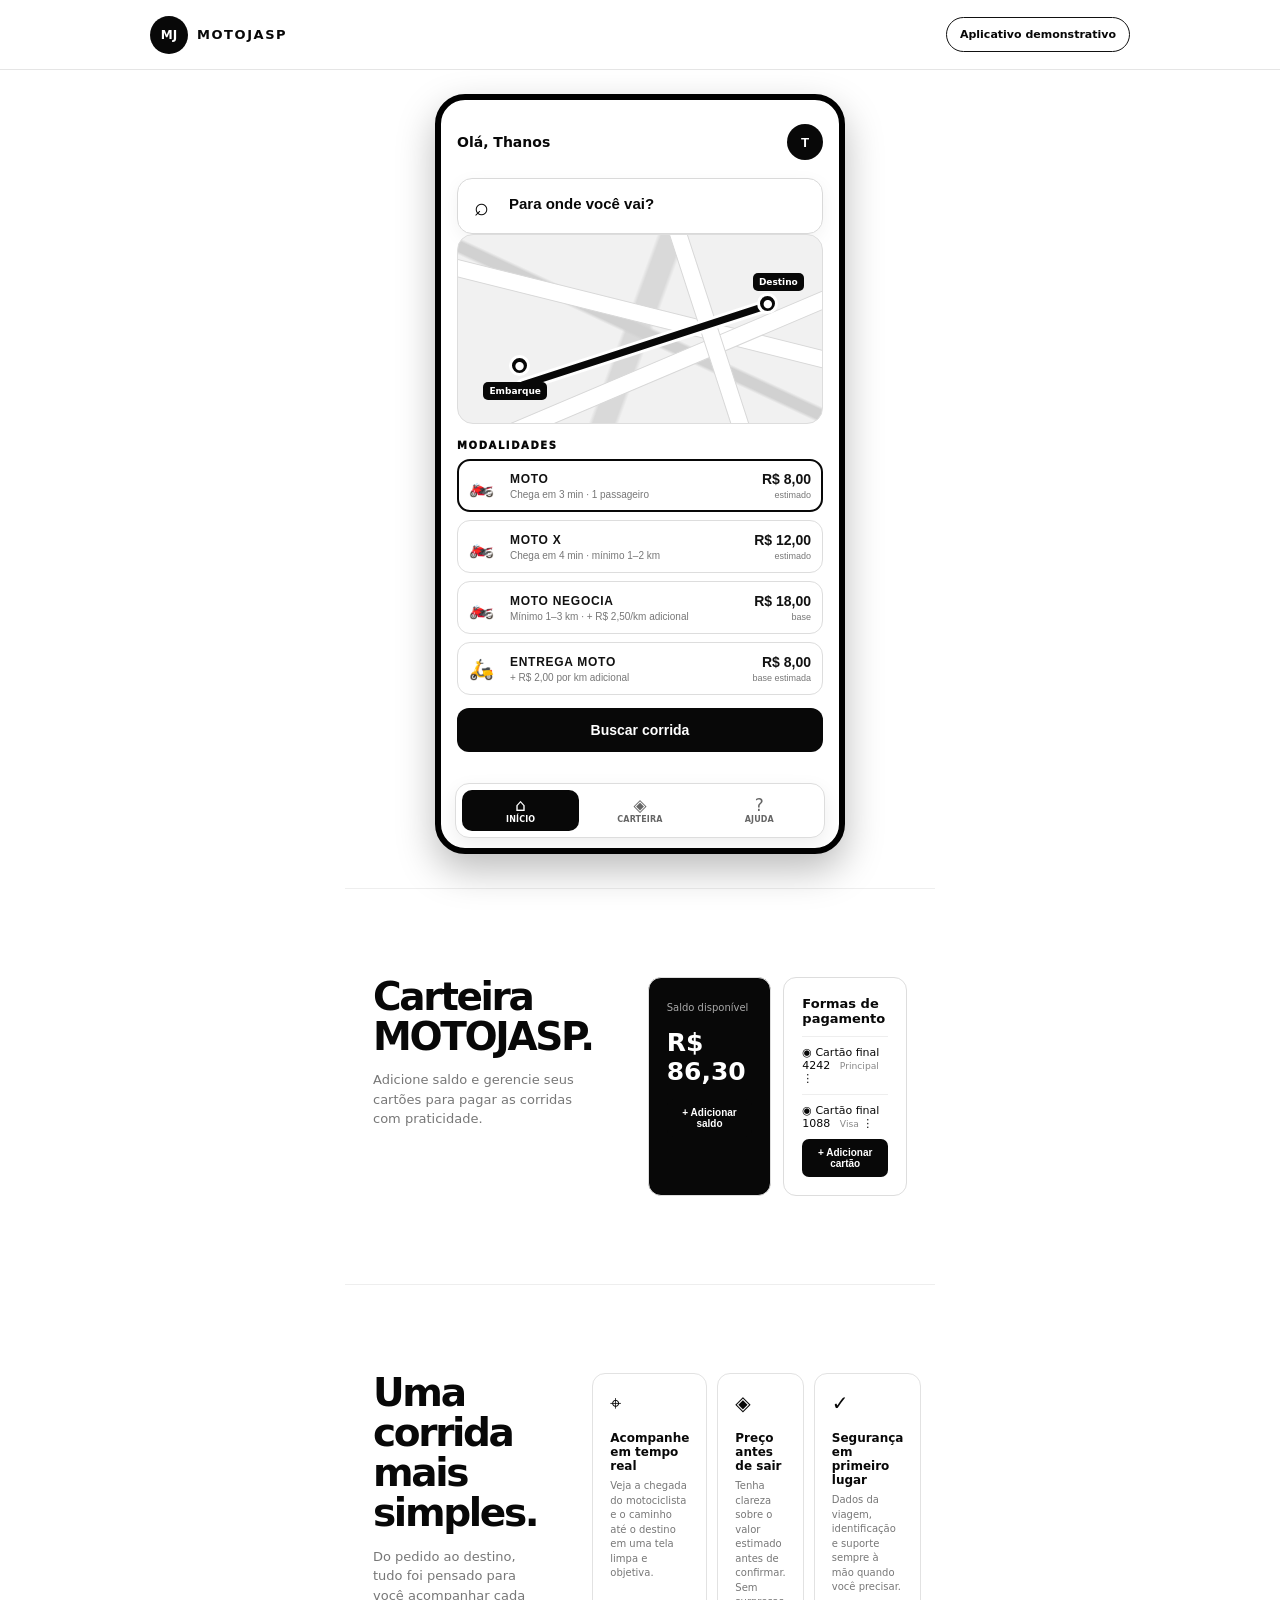
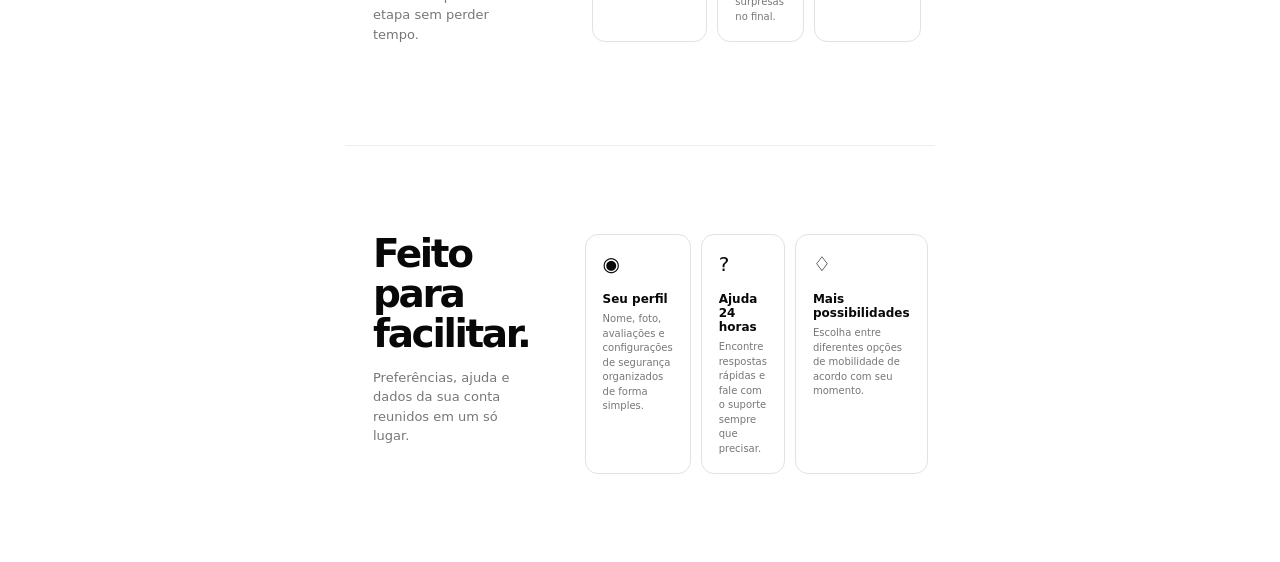
<file: index.html>
<!doctype html>
<html lang="pt-BR">
<head>
<meta charset="utf-8"><meta name="viewport" content="width=device-width,initial-scale=1,viewport-fit=cover"><meta name="theme-color" content="#fff"><link rel="manifest" href="manifest.webmanifest"><link rel="icon" href="icon-192.png"><link rel="stylesheet" href="styles.css"><title>MOTOJASP — mobilidade urbana</title>
</head>
<body>
<header class="site-header"><a class="brand" href="#inicio"><b>MJ</b><strong>MOTOJASP</strong></a><a class="demo-link" href="#buscar">Aplicativo demonstrativo</a></header>
<main id="inicio" class="phone-app">
<section class="home-screen" id="buscar"><div class="hello"><span>Olá, Thanos</span><button class="avatar" id="profileBtn">T</button></div>
<button class="search-trigger" id="searchTrigger"><span>⌕</span><strong>Para onde você vai?</strong></button>
<div id="searchBox" class="search-box hidden"><div class="search-title"><span>Para onde você vai?</span><button id="searchGps" aria-label="GPS">⌖</button></div><label>EMBARQUE:<input id="origin" list="originSuggestions" autocomplete="off" placeholder="Digite o endereço de embarque"></label><label>DESTINO:<input id="destination" list="destinationSuggestions" autocomplete="off" placeholder="Digite o endereço de destino"></label></div><datalist id="originSuggestions"></datalist><datalist id="destinationSuggestions"></datalist><div id="demoMap" class="demo-map" aria-label="Mapa demonstrativo interativo com rota" tabindex="0"><div class="map-road road-a"></div><div class="map-road road-b"></div><div class="map-road road-c"></div><div class="map-route"></div><span class="map-pin pin-origin">●</span><span class="map-pin pin-destination">●</span><span class="map-label label-origin">Embarque</span><span class="map-label label-destination">Destino</span></div>

<div id="rideChooser"><div class="section-label">MODALIDADES</div><div class="ride-options">
<button class="ride-option active" data-type="moto"><span class="ride-icon">🏍️</span><span><b>MOTO</b><small>Chega em 3 min · 1 passageiro</small></span><strong>R$ 8,00<small>estimado</small></strong></button>
<button class="ride-option" data-type="motoX"><span class="ride-icon">🏍️</span><span><b>MOTO X</b><small>Chega em 4 min · mínimo 1–2 km</small></span><strong>R$ 12,00<small>estimado</small></strong></button>
<button class="ride-option" data-type="negotiate"><span class="ride-icon">🏍️</span><span><b>MOTO NEGOCIA</b><small>Mínimo 1–3 km · + R$ 2,50/km adicional</small></span><strong>R$ 18,00<small>base</small></strong></button>
<button class="ride-option" data-type="delivery"><span class="ride-icon">🛵</span><span><b>ENTREGA MOTO</b><small>+ R$ 2,00 por km adicional</small></span><strong>R$ 8,00<small>base estimada</small></strong></button></div><button id="requestRide" class="request-btn">Buscar corrida</button></div>
<div id="activeRide" class="hidden"></div><div id="appPanel" class="hidden"></div><nav class="bottom-nav"><a class="active" href="#inicio">⌂<small>INÍCIO</small></a><a href="#carteira">◈<small>CARTEIRA</small></a><a href="#perfil">?<small>AJUDA</small></a></nav></section>
<section id="carteira" class="site-section wallet-section"><div><h2>Carteira<br>MOTOJASP.</h2><p>Adicione saldo e gerencie seus cartões para pagar as corridas com praticidade.</p></div><div class="wallet-grid"><div class="wallet-balance"><small>Saldo disponível</small><strong>R$ 86,30</strong><button>+ Adicionar saldo</button></div><div class="wallet-cards"><h3>Formas de pagamento</h3><p>◉ Cartão final 4242 <small>Principal</small> ⋮</p><p>◉ Cartão final 1088 <small>Visa</small> ⋮</p><button>+ Adicionar cartão</button></div></div></section><section class="site-section info-section"><div><h2>Uma corrida<br>mais simples.</h2><p>Do pedido ao destino, tudo foi pensado para você acompanhar cada etapa sem perder tempo.</p></div><div class="info-grid"><article>⌖<h3>Acompanhe em tempo real</h3><p>Veja a chegada do motociclista e o caminho até o destino em uma tela limpa e objetiva.</p></article><article>◈<h3>Preço antes de sair</h3><p>Tenha clareza sobre o valor estimado antes de confirmar. Sem surpresas no final.</p></article><article>✓<h3>Segurança em primeiro lugar</h3><p>Dados da viagem, identificação e suporte sempre à mão quando você precisar.</p></article></div></section><section id="perfil" class="site-section info-section"><div><h2>Feito para<br>facilitar.</h2><p>Preferências, ajuda e dados da sua conta reunidos em um só lugar.</p></div><div class="info-grid"><article>◉<h3>Seu perfil</h3><p>Nome, foto, avaliações e configurações de segurança organizados de forma simples.</p></article><article>?<h3>Ajuda 24 horas</h3><p>Encontre respostas rápidas e fale com o suporte sempre que precisar.</p></article><article>♢<h3>Mais possibilidades</h3><p>Escolha entre diferentes opções de mobilidade de acordo com seu momento.</p></article></div></section></main><div id="toast" class="toast"></div><script src="app.js"></script></body></html>
</file>
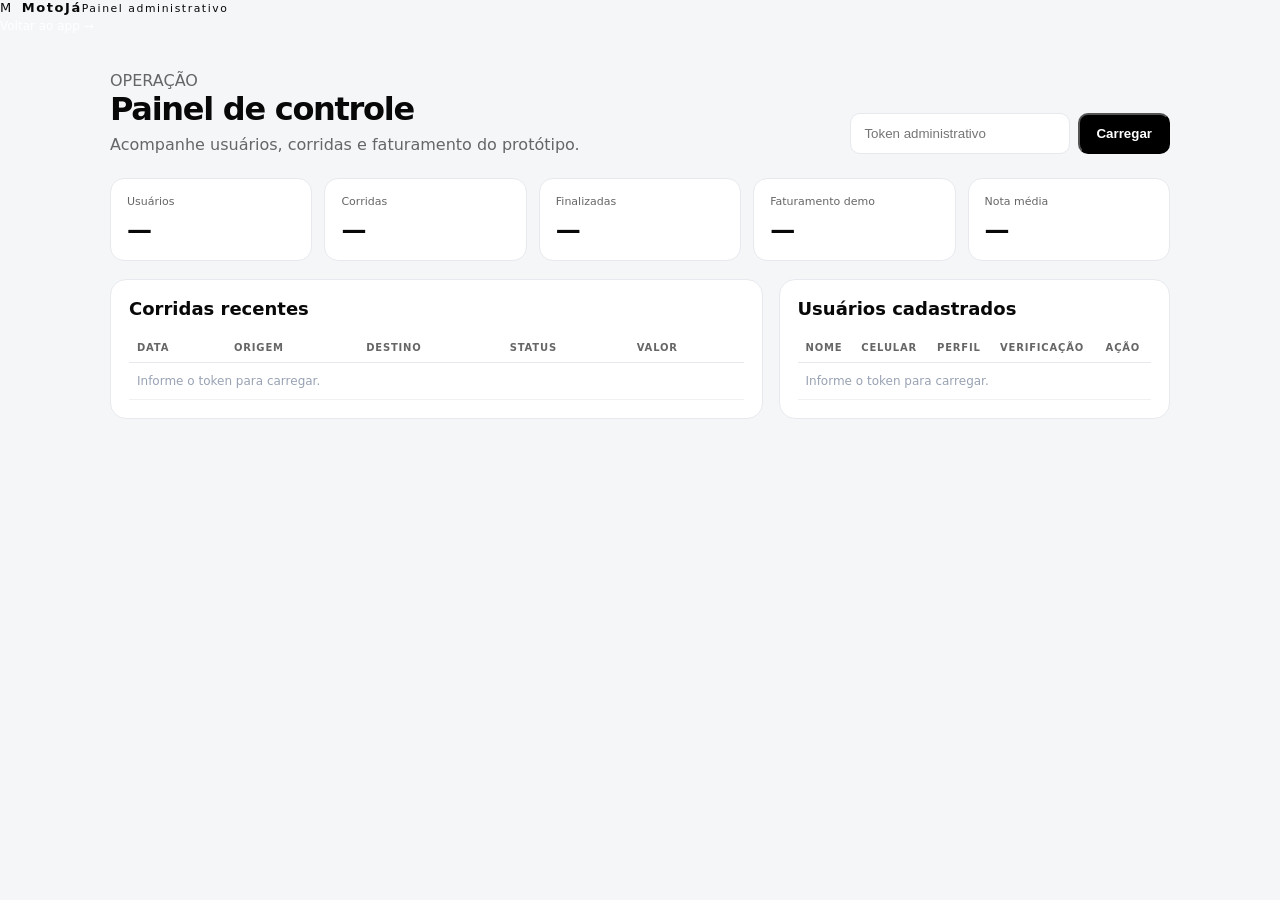
<file: admin.html>
<!doctype html>
<html lang="pt-BR">
<head><meta charset="utf-8"><meta name="viewport" content="width=device-width,initial-scale=1"><meta name="theme-color" content="#000000"><title>MotoJá • Painel</title><link rel="stylesheet" href="styles.css"><style>
body{background:#f4f6f8}.admin-shell{max-width:1100px;margin:0 auto;padding:30px 20px 60px}.admin-head{display:flex;justify-content:space-between;align-items:end;gap:16px;margin-bottom:24px}.admin-head h1{margin:0;font-size:32px;letter-spacing:-.04em}.admin-head p{color:#666666;margin:7px 0 0}.admin-login{display:flex;gap:8px}.admin-login input{width:220px;border:1px solid #e7e9ee;border-radius:10px;padding:11px 13px}.admin-login button{background:#000000;color:white;border-radius:10px;padding:11px 16px;font-weight:800}.stats{display:grid;grid-template-columns:repeat(5,1fr);gap:12px;margin-bottom:18px}.stat{background:white;border:1px solid #e7e9ee;border-radius:14px;padding:16px}.stat small{color:#666666;display:block;font-size:11px}.stat strong{font-size:25px;display:block;margin-top:7px}.admin-grid{display:grid;grid-template-columns:1.25fr .75fr;gap:16px}.admin-card{background:white;border:1px solid #e7e9ee;border-radius:16px;padding:18px}.admin-card h2{font-size:18px;margin:0 0 14px}.table-wrap{overflow:auto}.admin-table{width:100%;border-collapse:collapse;font-size:12px}.admin-table th{text-align:left;color:#666666;font-size:10px;letter-spacing:.08em;text-transform:uppercase;padding:9px 8px;border-bottom:1px solid #e7e9ee}.admin-table td{padding:11px 8px;border-bottom:1px solid #f0f1f3;white-space:nowrap}.status{padding:4px 8px;border-radius:99px;background:#eef2f6}.status.accepted{background:#eeeeee;color:#111111}.status.approved{background:#eeeeee;color:#111111}.status.pending{background:#eeeeee;color:#000000}.status.rejected{background:#eeeeee;color:#000000}.status.finished{background:#e8eefc;color:#000000}.status.searching{background:#eeeeee;color:#000000}.error{color:#000000;font-size:13px;margin:12px 0}.muted{color:#98a2b3;font-size:12px}.verify-btn{border:0;border-radius:7px;padding:6px 8px;font-size:10px;font-weight:800;margin:2px}.view-docs{background:#eef2f6;color:#344054}.documents-panel{margin-top:16px}.doc-row{display:flex;justify-content:space-between;align-items:center;border-bottom:1px solid #f0f1f3;padding:10px 0;font-size:12px}.doc-open{background:#000000;color:#fff;border:0;border-radius:7px;padding:7px 10px;font-size:11px;font-weight:800}.approve{background:#eeeeee;color:#111111}.reject{background:#eeeeee;color:#000000}@media(max-width:800px){.stats{grid-template-columns:repeat(2,1fr)}.admin-grid{grid-template-columns:1fr}.admin-head{display:block}.admin-login{margin-top:18px}.admin-login input{flex:1}}
</style></head>
<body><header class="topbar"><div class="brand"><span class="brand-mark">M</span><div><strong>MotoJá</strong><small>Painel administrativo</small></div></div><a href="index.html" style="color:#fff;text-decoration:none;font-size:12px">Voltar ao app →</a></header>
<main class="admin-shell"><div class="admin-head"><div><p class="eyebrow">OPERAÇÃO</p><h1>Painel de controle</h1><p>Acompanhe usuários, corridas e faturamento do protótipo.</p></div><div class="admin-login"><input id="adminToken" type="password" placeholder="Token administrativo"><button id="loadBtn">Carregar</button></div></div><p id="error" class="error"></p><section class="stats"><div class="stat"><small>Usuários</small><strong id="statProfiles">—</strong></div><div class="stat"><small>Corridas</small><strong id="statRides">—</strong></div><div class="stat"><small>Finalizadas</small><strong id="statFinished">—</strong></div><div class="stat"><small>Faturamento demo</small><strong id="statRevenue">—</strong></div><div class="stat"><small>Nota média</small><strong id="statRating">—</strong></div></section><div class="admin-grid"><section class="admin-card"><h2>Corridas recentes</h2><div class="table-wrap"><table class="admin-table"><thead><tr><th>Data</th><th>Origem</th><th>Destino</th><th>Status</th><th>Valor</th></tr></thead><tbody id="ridesBody"><tr><td colspan="5" class="muted">Informe o token para carregar.</td></tr></tbody></table></div></section><section class="admin-card"><h2>Usuários cadastrados</h2><div class="table-wrap"><table class="admin-table"><thead><tr><th>Nome</th><th>Celular</th><th>Perfil</th><th>Verificação</th><th>Ação</th></tr></thead><tbody id="profilesBody"><tr><td colspan="5" class="muted">Informe o token para carregar.</td></tr></tbody></table></div></section></div><section id="documentsPanel" class="admin-card documents-panel" hidden><h2>Documentos do motociclista</h2><p id="documentsOwner" class="muted"></p><div id="documentsList"></div></section></main><script src="admin.js"></script></body></html>
</file>
<file: styles.css>
*{box-sizing:border-box}html{scroll-behavior:smooth}body{margin:0;background:#fff;color:#080808;font-family:Inter,ui-sans-serif,system-ui,-apple-system,"Segoe UI",sans-serif}.site-header{height:70px;border-bottom:1px solid #e5e5e5;display:flex;align-items:center;justify-content:space-between;padding:0 max(18px,calc((100% - 980px)/2));position:sticky;top:0;background:#fff;z-index:10}.brand{display:flex;align-items:center;gap:9px;color:#080808;text-decoration:none;letter-spacing:.12em;font-size:13px}.brand b{display:grid;place-items:center;width:38px;height:38px;border-radius:50%;background:#080808;color:#fff;font-size:12px;letter-spacing:0}.demo-link{color:#080808;text-decoration:none;font-size:11px;font-weight:850;border:1px solid #111;border-radius:999px;padding:10px 13px}.phone-app{max-width:590px;margin:0 auto}.home-screen{min-height:720px;padding:24px 16px 86px;position:relative}.hello{display:flex;align-items:center;justify-content:space-between;margin:0 0 18px;font-size:14px;font-weight:850}.avatar{width:36px;height:36px;border:0;border-radius:50%;background:#080808;color:#fff;font-weight:900}.search-trigger{width:100%;display:grid;grid-template-columns:28px 1fr;text-align:left;gap:0 7px;padding:16px;border:1px solid #d9d9d9;border-radius:15px;background:#fff;color:#080808;box-shadow:0 5px 18px #0000000d;cursor:pointer}.search-trigger span{grid-row:span 2;font-size:25px;line-height:22px}.search-trigger strong{font-size:15px}.search-trigger small{font-size:10px;color:#777;line-height:1.5;margin-top:6px}.quick-destinations{display:flex;gap:7px;margin:12px 0 17px}.quick-destinations button,.outline,.add-card{border:1px solid #cfcfcf;background:#fff;color:#111;border-radius:999px;padding:8px 12px;font-size:11px;font-weight:750;cursor:pointer}.search-box{border:1px solid #ddd;border-radius:15px;padding:12px;margin-bottom:15px;background:#fafafa}.search-box label{display:block;font-size:11px;font-weight:900;letter-spacing:.06em;margin:7px 0}.search-box input{display:block;width:100%;margin-top:5px;border:1px solid #bbb;background:#fff;border-radius:9px;padding:12px;color:#111;font-size:13px}.hidden{display:none!important}.section-label{font-size:10px;letter-spacing:.16em;font-weight:950;margin:14px 0 8px}.ride-options{display:grid;gap:8px}.ride-option{width:100%;display:grid;grid-template-columns:32px 1fr auto;align-items:center;gap:9px;text-align:left;padding:11px;border:1px solid #ddd;border-radius:13px;background:#fff;color:#111;cursor:pointer}.ride-option.active{border:2px solid #080808;padding:10px}.ride-icon{font-size:20px}.ride-option b,.ride-option small{display:block}.ride-option b{font-size:12px;letter-spacing:.06em}.ride-option small{font-size:10px;color:#777;margin-top:3px}.ride-option>strong{text-align:right;font-size:14px}.ride-option>strong small{font-weight:500;font-size:9px}.request-btn{width:100%;margin-top:13px;border:0;border-radius:12px;padding:14px;background:#080808;color:#fff;font-weight:900;font-size:14px;cursor:pointer}.request-btn:active,.ride-option:active{transform:scale(.98)}.active-card{border:1px solid #ddd;border-radius:15px;padding:14px;margin-top:15px}.active-card header{display:flex;justify-content:space-between;font-size:12px;font-weight:900}.cancel{border:0;background:#080808;color:#fff;border-radius:9px;padding:8px 10px;font-size:10px;font-weight:900}.route-map{height:155px;margin:12px 0;border-radius:12px;background:linear-gradient(145deg,#f3f3f3,#d9d9d9);position:relative;overflow:hidden}.route-map:after{content:"";position:absolute;left:19%;top:67%;width:68%;height:7px;background:#111;transform:rotate(-24deg);border-radius:99px;box-shadow:0 0 0 3px #fff}.driver-card{display:flex;align-items:center;gap:9px;border-top:1px solid #eee;padding-top:11px;font-size:12px}.driver-card .driver-avatar{font-size:23px}.section{padding:54px 16px;border-top:1px solid #eee}.section h2{font-size:32px;line-height:1.02;letter-spacing:-.05em;margin:0 0 10px}.section h2 span{display:block}.section>p{color:#666;font-size:13px;line-height:1.55}.balance{border:1px solid #ddd;border-radius:14px;padding:16px;margin:18px 0}.balance small{display:block;color:#777;font-size:11px}.balance strong{display:block;font-size:29px;margin:5px 0 10px}.balance button,.add-card{border:0;background:#080808;color:#fff;border-radius:8px;padding:10px 12px;font-size:11px;font-weight:850}.section h3{font-size:14px}.payment-row{display:flex;align-items:center;gap:8px;border-top:1px solid #eee;padding:14px 0;font-size:13px}.payment-row small{color:#777;margin-left:auto}.payment-row b{font-size:18px}.feature-grid{display:grid;grid-template-columns:repeat(3,1fr);gap:9px;margin-top:22px}.feature-grid article{border:1px solid #e2e2e2;border-radius:13px;padding:13px;font-size:23px}.feature-grid h3{font-size:13px;line-height:1.1;margin:14px 0 5px}.feature-grid p{font-size:11px;color:#666;line-height:1.4;margin:0}.bottom-nav{position:absolute;bottom:15px;left:16px;right:16px;display:grid;grid-template-columns:repeat(3,1fr);gap:5px;padding:7px;border:1px solid #ddd;border-radius:15px;background:#fff;box-shadow:0 7px 20px #00000012}.bottom-nav a{display:grid;place-items:center;text-decoration:none;color:#666;font-size:18px;padding:7px;border-radius:10px}.bottom-nav a small{font-size:9px;font-weight:900;letter-spacing:.05em}.bottom-nav a.active{background:#080808;color:#fff}.toast{position:fixed;bottom:25px;left:50%;transform:translateX(-50%);background:#080808;color:#fff;border-radius:9px;padding:11px 15px;font-size:12px;opacity:0;pointer-events:none;transition:.2s;z-index:30}.toast.show{opacity:1}@media(max-width:560px){.site-header{height:60px;padding:0 12px}.brand b{width:34px;height:34px}.demo-link{padding:8px 10px}.home-screen{padding:18px 12px 86px}.section{padding:45px 12px}.section h2{font-size:29px}.feature-grid{grid-template-columns:1fr}.feature-grid article{display:grid;grid-template-columns:30px 1fr;gap:0 8px}.feature-grid h3,.feature-grid p{grid-column:2}.feature-grid h3{margin:0 0 5px}}
/* Apenas o aplicativo demonstrativo: mapa integrado à tela inicial. */
.demo-map{height:190px;margin:0 0 16px;border:1px solid #ddd;border-radius:16px;background:#f1f1f1;position:relative;overflow:hidden;background-image:linear-gradient(25deg,transparent 47%,#d1d1d1 48%,#d1d1d1 51%,transparent 52%),linear-gradient(110deg,transparent 46%,#d9d9d9 47%,#d9d9d9 52%,transparent 53%)}.map-road{position:absolute;background:#fff;border:1px solid #d8d8d8;height:18px;transform-origin:center;border-radius:5px}.road-a{width:125%;left:-12%;top:37%;transform:rotate(14deg)}.road-b{width:120%;left:-5%;top:67%;transform:rotate(-23deg)}.road-c{width:90%;left:20%;top:22%;transform:rotate(72deg)}.map-route{position:absolute;width:72%;height:7px;left:15%;top:57%;background:#080808;border-radius:99px;transform:rotate(-18deg);box-shadow:0 0 0 3px #fff}.map-pin{position:absolute;display:grid;place-items:center;width:21px;height:21px;border:3px solid #fff;border-radius:50%;background:#080808;color:#fff;font-size:11px;z-index:2}.pin-origin{left:14%;top:64%}.pin-destination{right:12%;top:31%}.map-label{position:absolute;background:#080808;color:#fff;border-radius:5px;padding:4px 6px;font-size:9px;font-weight:800;z-index:3}.label-origin{left:7%;top:78%}.label-destination{right:5%;top:20%}
.phone-app>.section{display:none!important}
/* Moldura preta simulando um celular ao redor do aplicativo demonstrativo. */
.phone-app{border:12px solid #000!important;border-radius:38px!important;overflow:hidden!important;background:#fff!important;box-shadow:0 18px 45px #0005!important;margin:26px auto!important}
.phone-app:before{content:"";display:block;position:absolute;left:50%;top:8px;transform:translateX(-50%);width:92px;height:5px;border-radius:99px;background:#000;z-index:3}
@media(max-width:560px){.phone-app{border-width:8px!important;border-radius:28px!important;margin:12px 8px!important}.phone-app:before{top:5px;width:70px;height:4px}}
.active-card{position:relative}.cancel-top{width:100%;text-align:left;border:0;border-bottom:1px solid #eee;background:#fff;color:#080808;padding:0 0 12px;font-size:11px;font-weight:900;cursor:pointer}.current-ride{display:flex;align-items:center;gap:9px;padding:13px 0 7px}.current-ride b,.current-ride small,.offer-copy b,.offer-copy small{display:block}.current-ride b{font-size:11px}.current-ride small,.offer-copy small{font-size:10px;color:#777;margin-top:4px}.offer-copy{padding:10px 0;border-top:1px solid #eee}.offer-copy b{font-size:12px}.offer-row{display:grid;grid-template-columns:25px 1fr auto;align-items:center;gap:7px;padding:11px 0;border-top:1px solid #eee}.offer-row>b{font-size:11px}.offer-row>button{border:0;background:#080808;color:#fff;border-radius:6px;padding:7px 8px;font-size:9px;font-weight:900}.offer-price{grid-column:2/-1;display:flex;align-items:center;justify-content:space-between;border-top:1px solid #eee;padding-top:8px}.offer-price button{border:1px solid #ccc;background:#fff;border-radius:6px;padding:5px 8px;font-size:11px}.offer-price strong{font-size:17px}.vehicle{margin-left:auto;text-align:right;font-size:10px;font-weight:800}.vehicle small{color:#777;font-weight:500}.driver-card{align-items:center}.driver-card>span:nth-child(2){flex:1}
/* Seções externas iguais ao modelo de apresentação do demonstrativo. */
.site-section{max-width:980px;margin:0 auto;padding:88px 28px;border-top:1px solid #eee;display:grid;grid-template-columns:.9fr 1.6fr;gap:55px;align-items:start}.site-section h2{font-size:39px;line-height:1.03;letter-spacing:-.06em;margin:0}.site-section>div>p{font-size:13px;color:#777;line-height:1.5;max-width:270px}.wallet-grid{display:grid;grid-template-columns:1fr 1fr;gap:12px}.wallet-balance,.wallet-cards{border:1px solid #ddd;border-radius:13px;padding:18px;min-height:130px}.wallet-balance{background:#080808;color:#fff}.wallet-balance small{color:#aaa;font-size:10px}.wallet-balance strong{display:block;font-size:25px;margin:13px 0}.wallet-balance button,.wallet-cards>button{background:#080808;color:#fff;border:0;border-radius:7px;padding:8px 10px;font-size:10px;font-weight:800}.wallet-cards h3{font-size:13px;margin:0 0 10px}.wallet-cards p{font-size:11px;border-top:1px solid #eee;padding:9px 0;margin:0}.wallet-cards p small{color:#888;margin-left:6px}.info-grid{display:grid;grid-template-columns:repeat(3,1fr);gap:10px}.info-grid article{border:1px solid #e2e2e2;border-radius:13px;padding:17px;min-height:130px;font-size:20px}.info-grid h3{font-size:12px;margin:16px 0 6px}.info-grid p{font-size:10px;color:#777;line-height:1.45;margin:0}.site-section#carteira,.site-section#perfil{display:grid}.phone-app{margin-bottom:0!important}
@media(max-width:700px){.site-section{display:block;padding:58px 16px}.site-section h2{font-size:32px;margin-bottom:16px}.wallet-grid,.info-grid{grid-template-columns:1fr;margin-top:20px}.info-grid{display:grid}.info-grid article{min-height:110px}}
/* Moldura mais fina e encerramento do celular logo abaixo da navegação. */
.phone-app{border:0!important;border-radius:0!important;box-shadow:none!important;overflow:visible!important;margin:0 auto!important;background:transparent!important}
.phone-app>.home-screen{border:6px solid #000!important;border-radius:30px!important;box-shadow:0 16px 38px #0004!important;overflow:hidden!important;margin:24px auto 34px!important;max-width:590px!important;background:#fff!important}
.phone-app:before{display:none!important}
@media(max-width:560px){.phone-app>.home-screen{border-width:5px!important;border-radius:24px!important;margin:12px 8px 26px!important}}
/* Medidas do simulador e navegação fixa, sem deslocar o conteúdo. */
.phone-app>.home-screen{max-width:410px!important;min-height:760px!important}
.phone-app>.home-screen .bottom-nav{position:fixed!important;left:50%!important;right:auto!important;bottom:14px!important;transform:translateX(-50%)!important;width:min(382px,calc(100vw - 24px))!important;margin:0!important;z-index:50!important}
@media(max-width:560px){.phone-app>.home-screen{max-width:none!important;min-height:690px!important;margin-left:8px!important;margin-right:8px!important}.phone-app>.home-screen .bottom-nav{bottom:10px!important;width:calc(100vw - 28px)!important}}
/* Busca de corrida no mesmo cartão do demonstrativo. */
.search-box{position:relative;margin:10px 0 15px;padding:14px 14px 12px;border:1px solid #111;border-radius:15px;background:#fff;box-shadow:0 8px 20px #00000012}.search-box:before{content:"Para onde você vai?";display:block;font-size:13px;font-weight:900;margin-bottom:10px}.search-box label{display:grid;grid-template-columns:82px 1fr;align-items:center;gap:7px;margin:8px 0;color:#080808;font-size:10px;font-weight:950;letter-spacing:.04em}.search-box input{margin:0!important;height:40px;border:1px solid #bbb;border-radius:9px;font-size:12px}.search-box .outline{margin-top:5px;border-radius:8px;padding:9px 11px}.search-trigger{transition:border-color .18s,box-shadow .18s}.search-trigger:hover,.search-trigger:focus{border-color:#080808;box-shadow:0 7px 20px #0002}.search-trigger strong{font-weight:900}.quick-destinations button{transition:background .15s,color .15s}.quick-destinations button:hover{background:#080808;color:#fff}
/* Estado de procura exatamente no padrão do demonstrativo. */
.offer-row{grid-template-columns:25px 1fr auto!important}.offer-row .offer-price{grid-column:1/-1!important}.current-ride{border-top:1px solid #eee;margin-top:4px}.ride-actions{display:grid;grid-template-columns:1fr 1fr;gap:8px;margin-top:13px}.ride-actions button{border:0;background:#080808;color:#fff;border-radius:8px;padding:11px 8px;font-size:10px;font-weight:900}.active-card .route-map{display:none!important}
/* Motorista sempre contido no cartão, como no demonstrativo. */
.driver-card{display:grid!important;grid-template-columns:28px minmax(0,1fr) auto!important;gap:8px!important;width:100%;box-sizing:border-box;overflow:hidden}.driver-card>span{min-width:0}.driver-card>span:nth-child(2){overflow:hidden}.driver-card b,.driver-card small{display:block;white-space:nowrap;overflow:hidden;text-overflow:ellipsis}.driver-card b{font-size:11px}.driver-card small{font-size:9px}.driver-card .vehicle{font-size:9px;line-height:1.35;text-align:right;white-space:nowrap;max-width:80px}.driver-card .vehicle small{font-size:8px}
.search-trigger small{display:none}.search-box{margin:10px 0 12px}.search-box.hidden{display:none!important}
.current-ride>span:nth-child(2){display:flex;align-items:baseline;gap:7px;min-width:0;white-space:nowrap}.current-ride>span:nth-child(2) b{font-size:10px;white-space:nowrap}.current-ride>span:nth-child(2) small{margin:0;font-size:10px;white-space:nowrap}.current-ride{display:flex;align-items:center;gap:8px;overflow:hidden}
.quick-destinations.hidden{display:none!important}.search-box{margin:8px 0 12px;position:relative;z-index:2}.search-box:not(.hidden)+.demo-map{margin-top:0}
.active-card>.cancel-top{display:block;width:100%;margin:13px 0 8px;order:5}.active-card>.ride-actions{order:6}.active-card{display:flex;flex-direction:column}.active-card>.offer-row,.active-card>.current-ride,.active-card>.driver-card{order:1}
#activeRide>.cancel-top{display:block;width:100%;margin:10px 0 8px;box-sizing:border-box}.active-card>.cancel-top{margin:0}.active-card{padding-bottom:14px}.ride-actions{margin-top:0}
.search-box:before{display:none}.search-title{display:flex;align-items:center;justify-content:space-between;margin:0 0 10px;font-size:13px;font-weight:900}.search-title button{width:30px;height:30px;padding:0;border:1px solid #111;border-radius:50%;background:#fff;color:#111;font-size:18px;line-height:1;cursor:pointer}.search-title button:active{background:#111;color:#fff}
/* Navegação permanece dentro da moldura do celular, na aba final. */
.phone-app{position:relative;overflow:hidden}.bottom-nav{position:absolute!important;left:50%!important;right:auto!important;bottom:12px!important;transform:translateX(-50%)!important;width:calc(100% - 28px)!important;max-width:none!important;z-index:50!important}
/* Cancelamento no topo do estado de busca, como no demonstrativo. */
.active-card>.cancel-top{display:block;width:100%;margin:0 0 12px;order:0;border:0;border-radius:9px;background:#080808;color:#fff;padding:12px;font-size:11px;font-weight:950}.active-card>.offer-row{order:1}.active-card>.current-ride,.active-card>.driver-card{order:2}.active-card{display:flex;flex-direction:column}.active-card>.ride-actions{order:3;margin-top:12px}
.bottom-nav{gap:2px;padding:6px;border-radius:14px}.bottom-nav a{gap:0;line-height:1.05;font-size:17px}.bottom-nav a small{margin-top:1px;font-size:8px;letter-spacing:.02em}
/* Ações no final: SOS/compartilhar primeiro e cancelar abaixo. */
.active-card>.cancel-top{display:none!important}#activeRide>.cancel-top{display:block;width:100%;margin:8px 0 0;box-sizing:border-box;border:0;border-radius:9px;background:#080808;color:#fff;padding:12px;font-size:11px;font-weight:950}.active-card>.ride-actions{margin-top:12px}
/* SOS e compartilhar ficam fora do cartão do motorista. */
#activeRide>.ride-actions{display:grid;grid-template-columns:1fr 1fr;gap:8px;margin:12px 0 0;padding:0;border:0;background:transparent}
/* Cancelamento compacto, centralizado abaixo das ações. */
#activeRide>.cancel-top{width:58%;margin:8px auto 0;padding:9px 10px;font-size:10px;border-radius:8px;text-align:center}.bottom-nav{bottom:10px!important}
/* A navegação fica presa à moldura interna do celular, não à página. */
.phone-app>.home-screen{position:relative!important;overflow:hidden!important}.phone-app>.home-screen>.bottom-nav{position:absolute!important;left:50%!important;bottom:10px!important;transform:translateX(-50%)!important;width:calc(100% - 28px)!important}
/* Ajuste compacto para o estado de preenchimento dentro do celular. */
.search-box{padding:10px 11px 9px;margin:7px 0 10px}.search-title{margin-bottom:7px;font-size:12px}.search-box label{grid-template-columns:74px 1fr;gap:6px;margin:5px 0;font-size:9px}.search-box input{height:31px!important;padding:6px 8px!important;border-radius:8px;font-size:11px}.search-box:not(.hidden)+.demo-map{height:168px;margin-bottom:12px}.search-box:not(.hidden)+.demo-map .map-label{font-size:9px}
.search-box input:read-only{background:#f7f7f7;color:#333}
.demo-map{cursor:crosshair;touch-action:manipulation}.demo-map:after{content:'+';position:absolute;left:var(--tap-x,50%);top:var(--tap-y,50%);transform:translate(-50%,-50%) scale(0);width:22px;height:22px;border:2px solid #111;border-radius:50%;background:#fff;color:#111;text-align:center;line-height:18px;font-weight:900;transition:transform .15s}.demo-map.map-selected:after{transform:translate(-50%,-50%) scale(1)}
/* Mapa com enquadramento progressivo da rota, como em apps de mobilidade. */
.demo-map{transition:height .5s ease,background-size .8s ease,background-position .8s ease}.demo-map.map-searching{height:225px;background-size:145% 145%;background-position:52% 48%}.demo-map.map-zoom2{background-size:190% 190%;background-position:48% 53%}.demo-map.map-zoom3{height:245px;background-size:245% 245%;background-position:45% 58%}.demo-map.map-searching .map-route{transition:transform 1s ease;transform:scale(1.1)}.demo-map.map-zoom2 .map-route{transform:scale(1.35)}.demo-map.map-zoom3 .map-route{transform:scale(1.65)}
</file>
